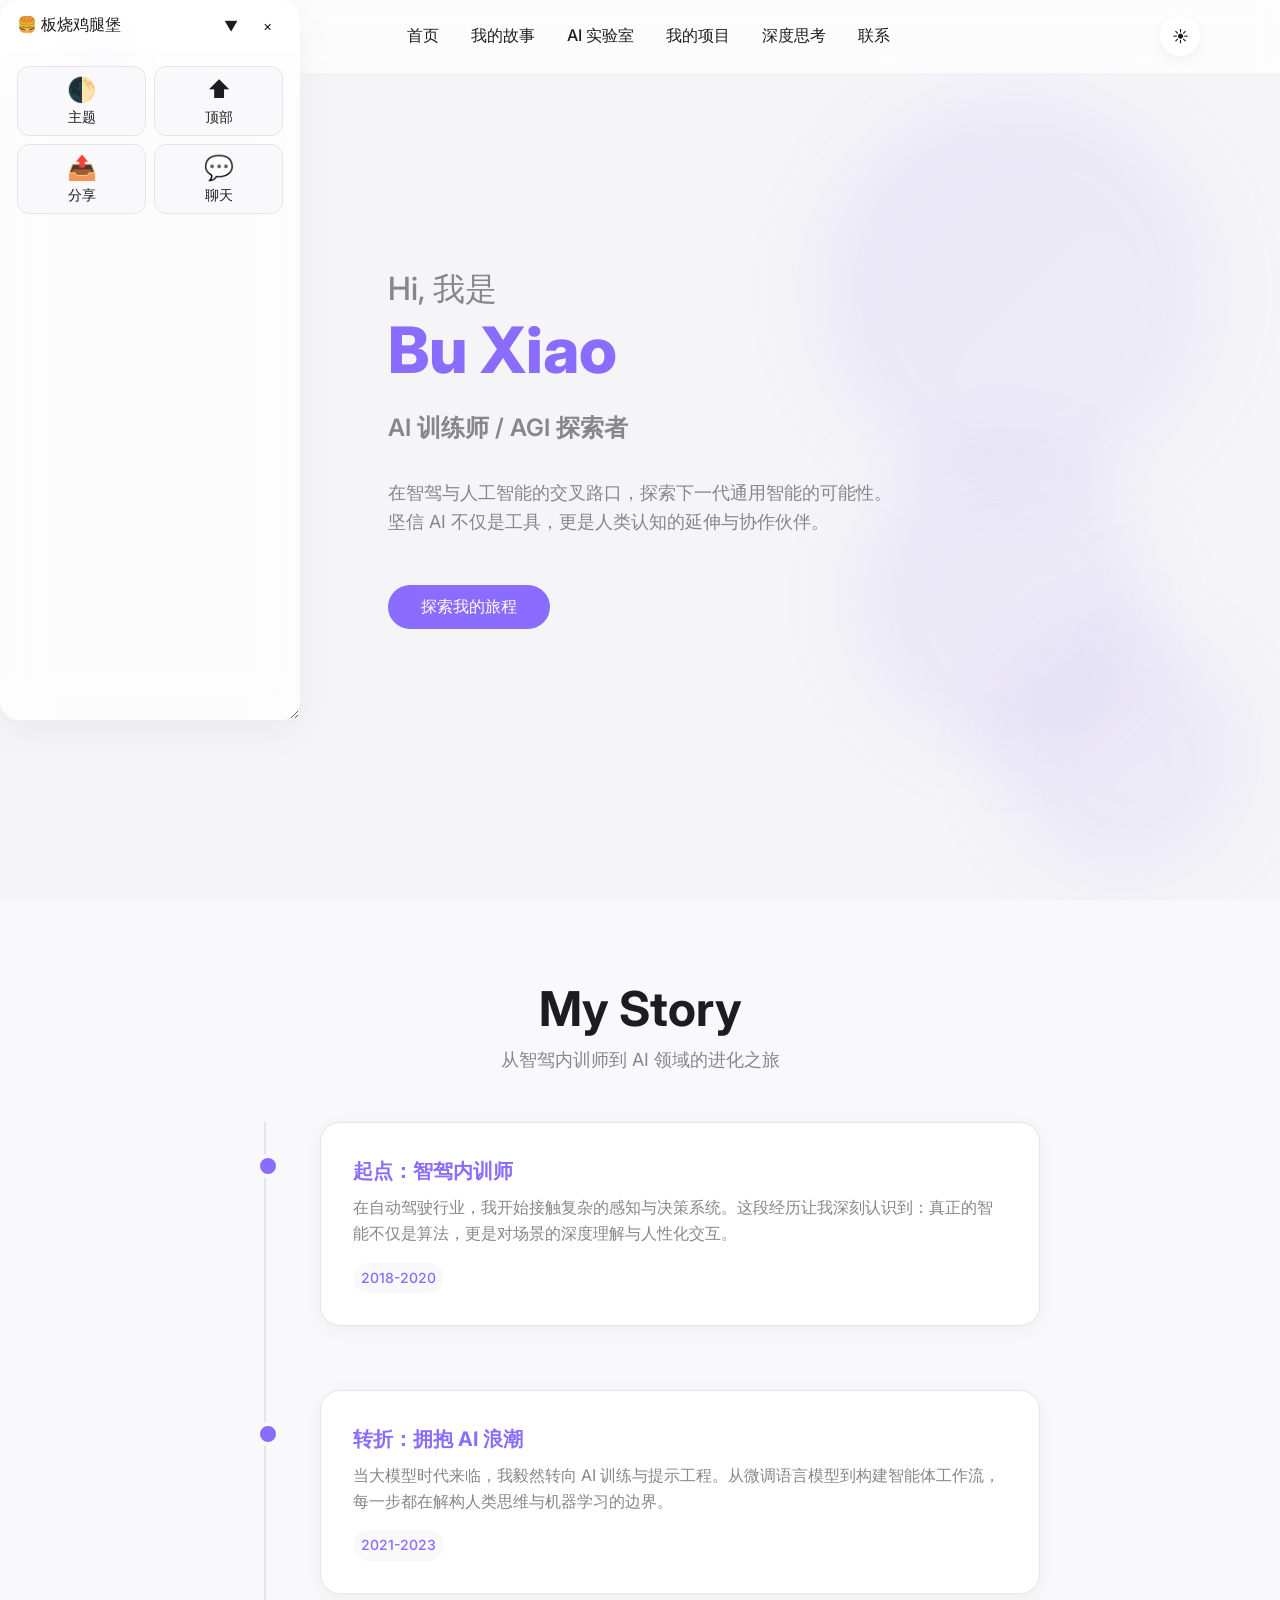
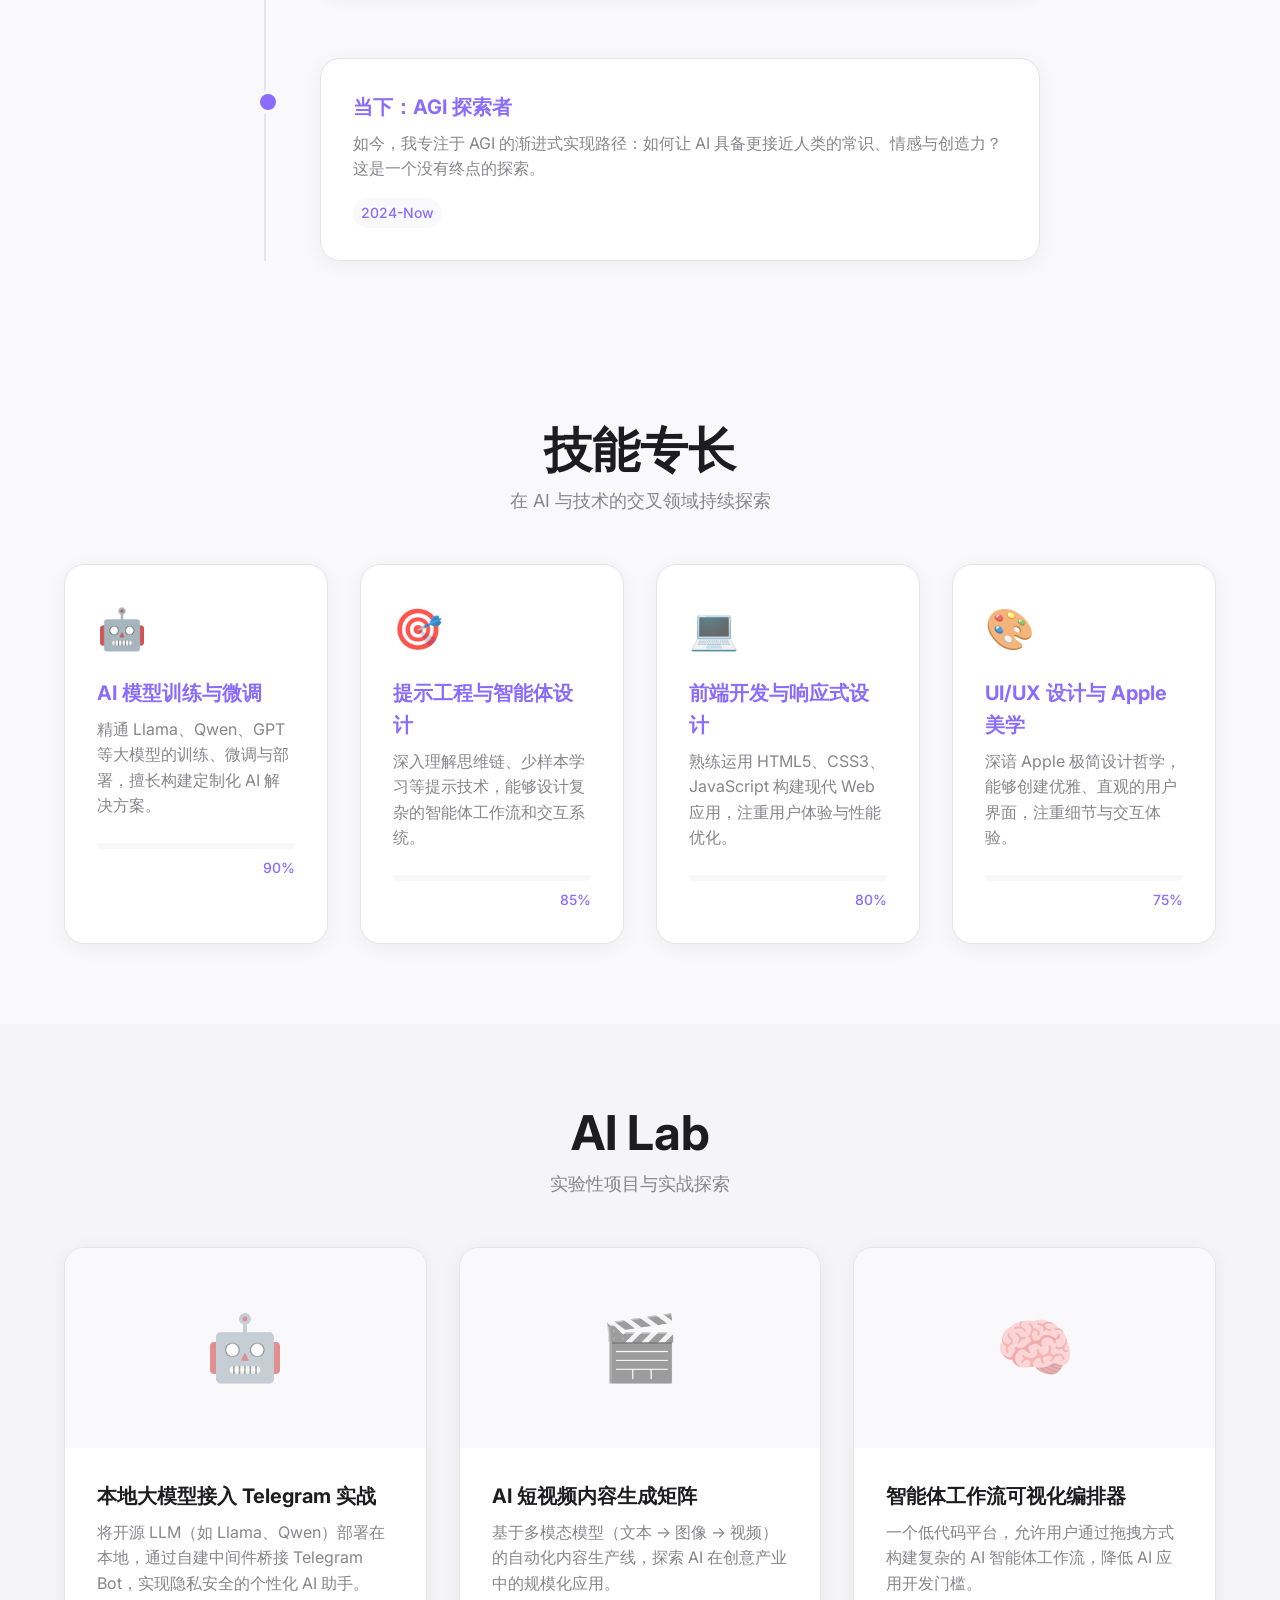
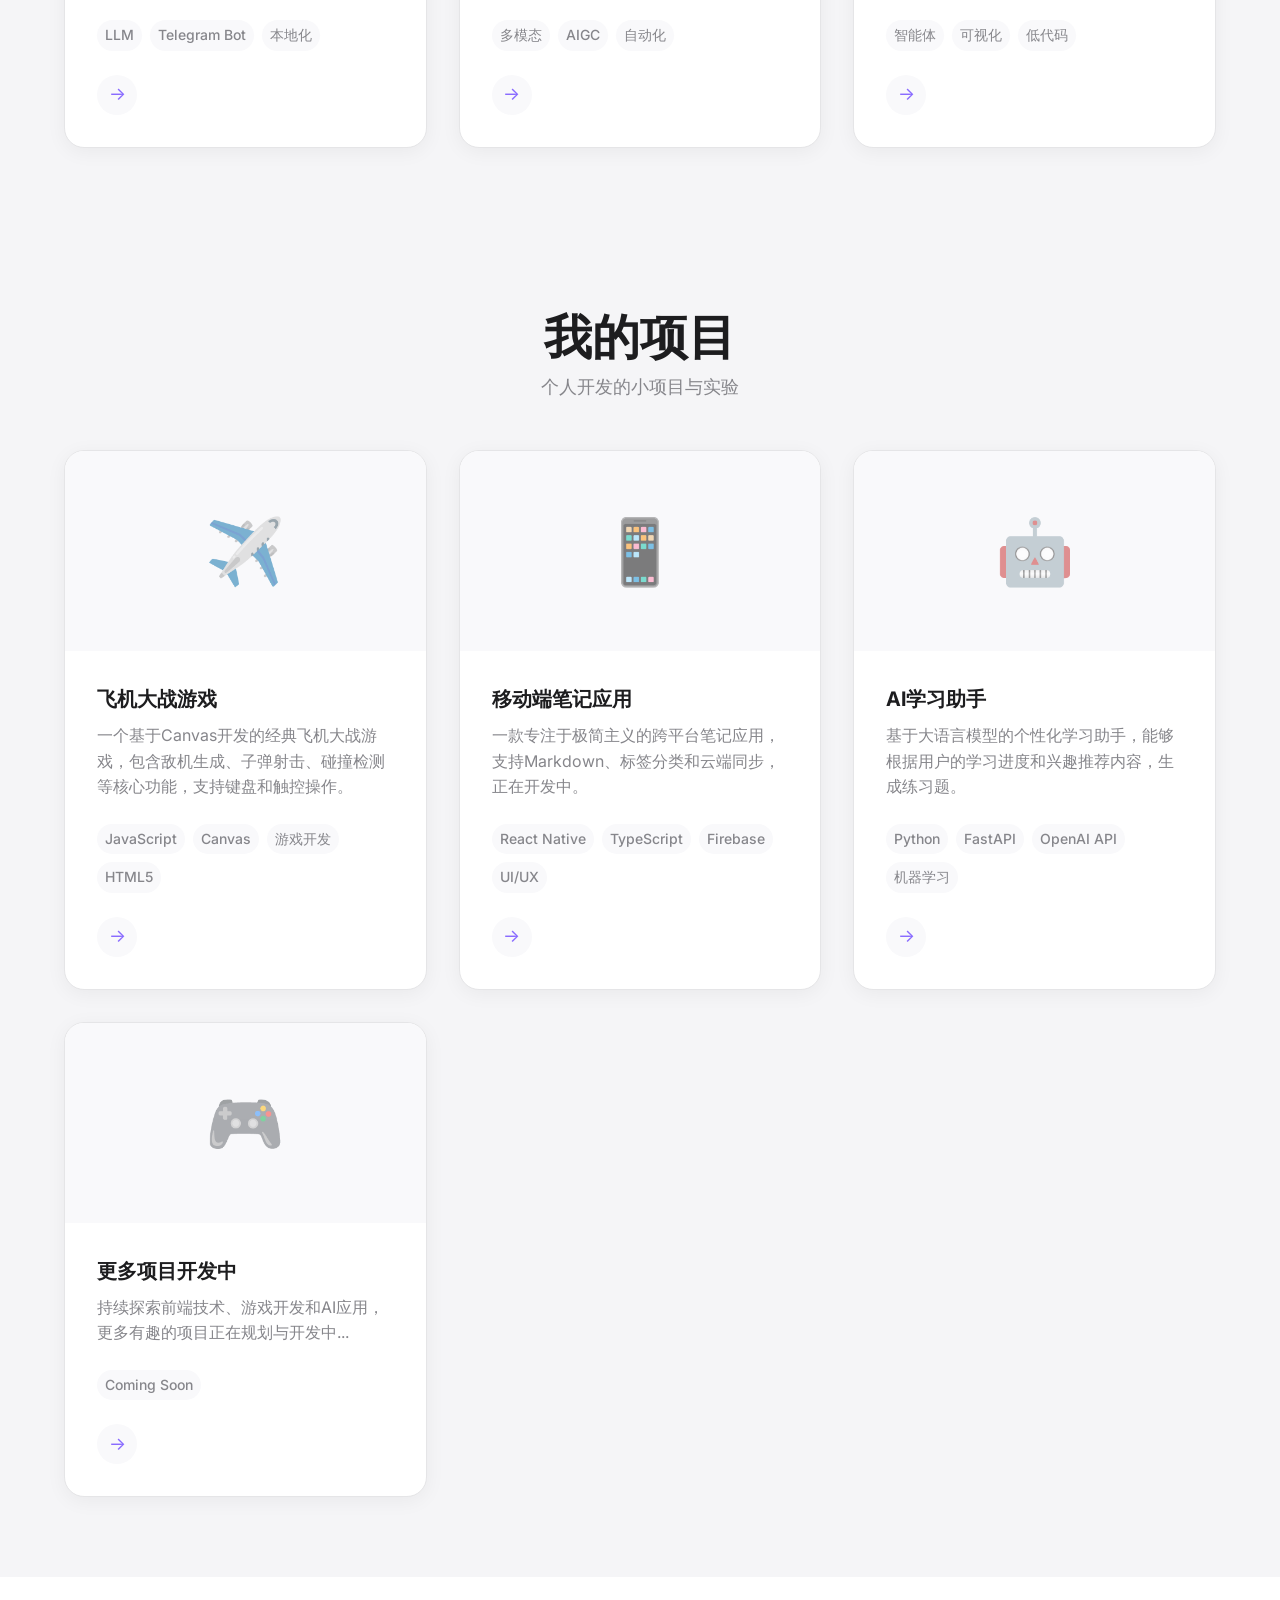
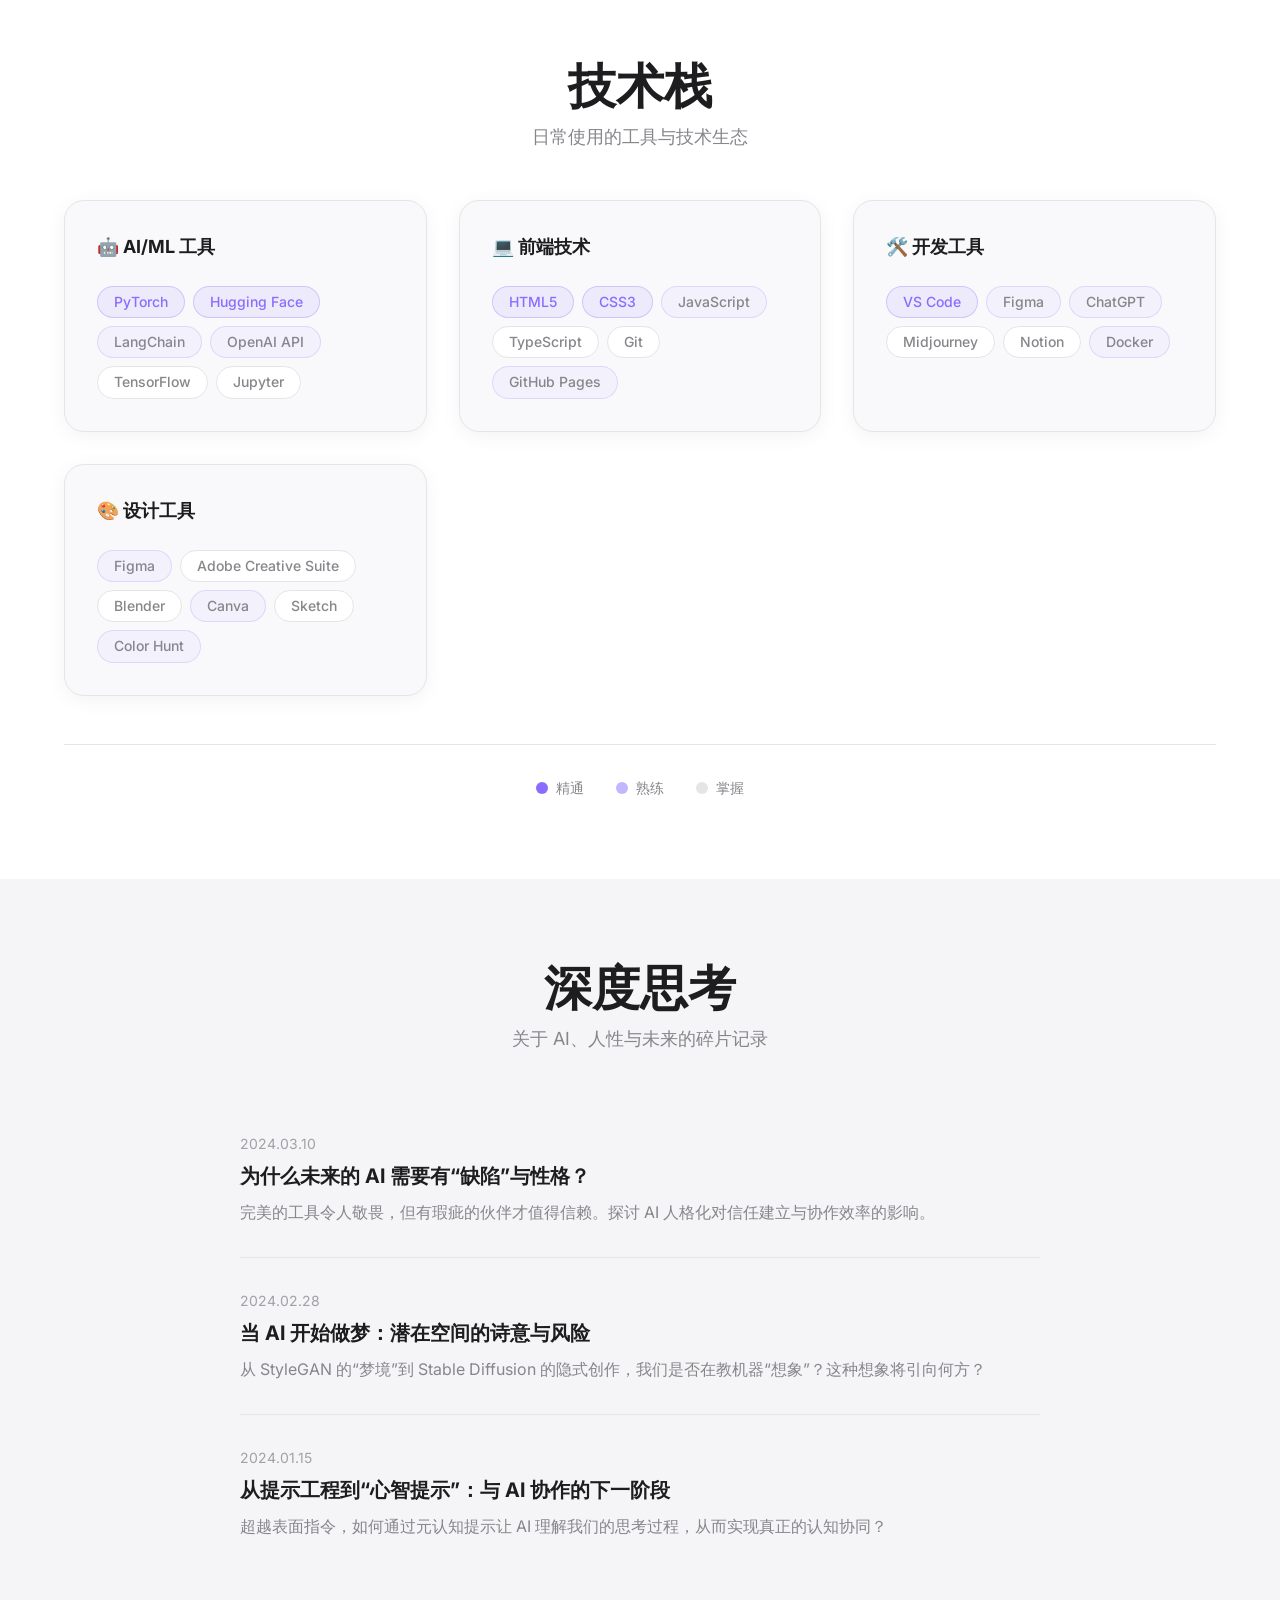
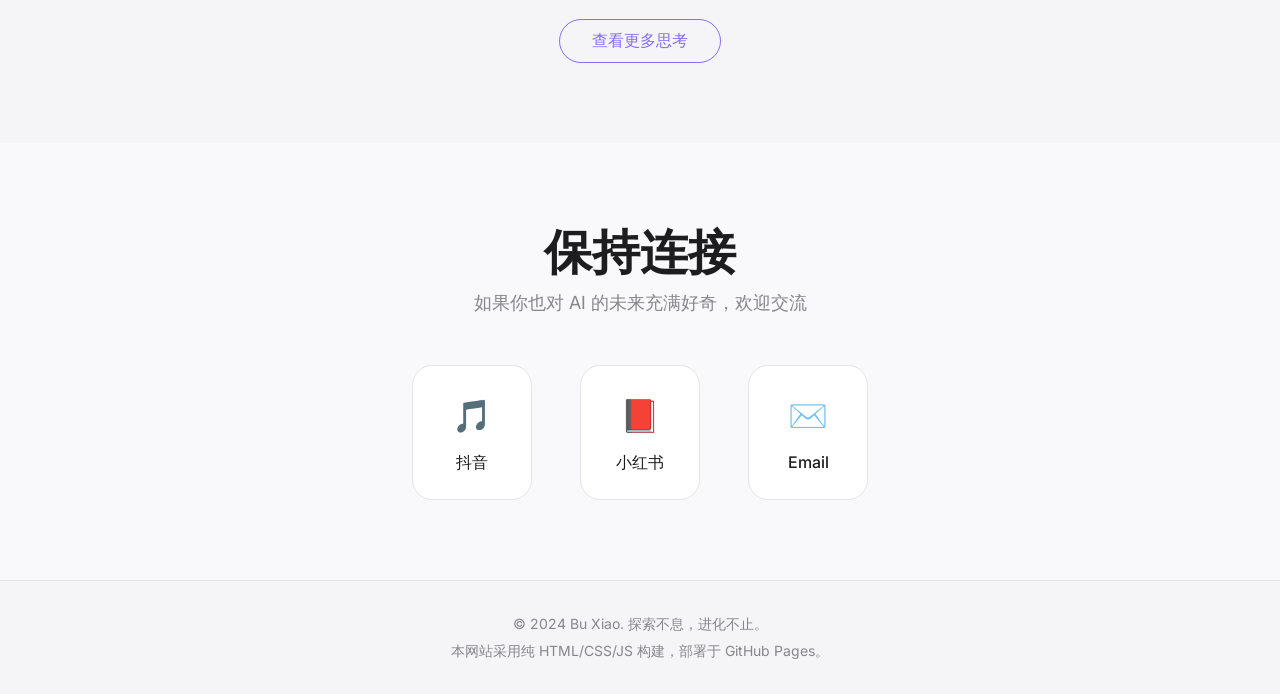
<file: index.html>
<!DOCTYPE html>
<html lang="zh-CN">
<head>
    <meta charset="UTF-8">
    <meta name="viewport" content="width=device-width, initial-scale=1.0">
    <title>Bu Xiao | AI 训练师 / AGI 探索者</title>
    <meta name="description" content="Hi, 我是 Bu Xiao。一名 AI 训练师 / AGI 探索者，从智驾内训师到 AI 领域的进化之旅。">
    <link rel="stylesheet" href="style.css">
    <!-- 引入 Inter 字体 (Apple San Francisco 的开源替代) -->
    <link rel="preconnect" href="https://fonts.googleapis.com">
    <link rel="preconnect" href="https://fonts.gstatic.com" crossorigin>
    <link href="https://fonts.googleapis.com/css2?family=Inter:wght@300;400;500;600;700;800&display=swap" rel="stylesheet">
    <!-- 主题颜色控制 -->
    <meta name="theme-color" content="#f5f5f7" media="(prefers-color-scheme: light)">
    <meta name="theme-color" content="#1d1d1f" media="(prefers-color-scheme: dark)">
    <!-- Favicon 占位 -->
    <link rel="icon" href="data:image/svg+xml,<svg xmlns=%22http://www.w3.org/2000/svg%22 viewBox=%220 0 100 100%22><text y=%22.9em%22 font-size=%2290%22>🤖</text></svg>">
</head>
<body>
    <!-- 导航栏 -->
    <header class="header">
        <!-- 滚动进度条 -->
        <div id="scroll-progress" class="scroll-progress"></div>
        <nav class="nav container">
            <a href="#" class="nav-logo">Bu Xiao</a>
            <ul class="nav-menu">
                <li><a href="#hero" class="nav-link">首页</a></li>
                <li><a href="#story" class="nav-link">我的故事</a></li>
                <li><a href="#lab" class="nav-link">AI 实验室</a></li>
                <li><a href="#projects" class="nav-link">我的项目</a></li>
                <li><a href="#thoughts" class="nav-link">深度思考</a></li>
                <li><a href="#contact" class="nav-link">联系</a></li>
            </ul>
            <!-- 主题切换按钮 (导航栏内) -->
            <button id="theme-toggle" class="theme-toggle" aria-label="切换深色/浅色模式">
                <span class="theme-toggle-sun">☀️</span>
                <span class="theme-toggle-moon">🌙</span>
            </button>
            <button class="nav-toggle" aria-label="菜单切换">
                <span class="hamburger"></span>
            </button>
        </nav>
    </header>

    <main>
        <!-- Hero Section -->
        <section id="hero" class="hero section">
            <div class="hero-content container">
                <h1 class="hero-title">
                    <span class="hero-greeting">Hi, 我是</span>
                    <span class="hero-name">Bu Xiao</span>
                </h1>
                <p class="hero-subtitle">AI 训练师 / AGI 探索者</p>
                <p class="hero-description">
                    在智驾与人工智能的交叉路口，探索下一代通用智能的可能性。
                    <br>坚信 AI 不仅是工具，更是人类认知的延伸与协作伙伴。
                </p>
                <a href="#story" class="btn btn-primary">探索我的旅程</a>
            </div>
            <div class="hero-visual">
                <!-- 抽象几何图形作为装饰 -->
                <div class="blob blob-1 parallax" data-parallax-speed="0.3"></div>
                <div class="blob blob-2 parallax" data-parallax-speed="0.5"></div>
                <div class="blob blob-3 parallax" data-parallax-speed="0.7"></div>
            </div>
        </section>

        <!-- My Story Section -->
        <section id="story" class="story section">
            <div class="container">
                <h2 class="section-title">My Story</h2>
                <p class="section-subtitle">从智驾内训师到 AI 领域的进化之旅</p>
                <div class="timeline">
                    <div class="timeline-item fade-in fade-in-delay-1">
                        <div class="timeline-content">
                            <h3 class="timeline-title">起点：智驾内训师</h3>
                            <p class="timeline-text">在自动驾驶行业，我开始接触复杂的感知与决策系统。这段经历让我深刻认识到：真正的智能不仅是算法，更是对场景的深度理解与人性化交互。</p>
                            <span class="timeline-year">2018-2020</span>
                        </div>
                    </div>
                    <div class="timeline-item fade-in fade-in-delay-2">
                        <div class="timeline-content">
                            <h3 class="timeline-title">转折：拥抱 AI 浪潮</h3>
                            <p class="timeline-text">当大模型时代来临，我毅然转向 AI 训练与提示工程。从微调语言模型到构建智能体工作流，每一步都在解构人类思维与机器学习的边界。</p>
                            <span class="timeline-year">2021-2023</span>
                        </div>
                    </div>
                    <div class="timeline-item fade-in fade-in-delay-3">
                        <div class="timeline-content">
                            <h3 class="timeline-title">当下：AGI 探索者</h3>
                            <p class="timeline-text">如今，我专注于 AGI 的渐进式实现路径：如何让 AI 具备更接近人类的常识、情感与创造力？这是一个没有终点的探索。</p>
                            <span class="timeline-year">2024-Now</span>
                        </div>
                    </div>
                </div>
            </div>
        </section>

        <!-- Skills Section -->
        <section id="skills" class="skills section">
            <div class="container">
                <h2 class="section-title">技能专长</h2>
                <p class="section-subtitle">在 AI 与技术的交叉领域持续探索</p>
                <div class="skills-grid">
                    <div class="skill-card fade-in fade-in-delay-1">
                        <div class="skill-icon">🤖</div>
                        <h3 class="skill-title">AI 模型训练与微调</h3>
                        <p class="skill-description">精通 Llama、Qwen、GPT 等大模型的训练、微调与部署，擅长构建定制化 AI 解决方案。</p>
                        <div class="skill-level">
                            <div class="skill-progress" style="width: 90%"></div>
                        </div>
                        <span class="skill-percent">90%</span>
                    </div>
                    <div class="skill-card fade-in fade-in-delay-2">
                        <div class="skill-icon">🎯</div>
                        <h3 class="skill-title">提示工程与智能体设计</h3>
                        <p class="skill-description">深入理解思维链、少样本学习等提示技术，能够设计复杂的智能体工作流和交互系统。</p>
                        <div class="skill-level">
                            <div class="skill-progress" style="width: 85%"></div>
                        </div>
                        <span class="skill-percent">85%</span>
                    </div>
                    <div class="skill-card fade-in fade-in-delay-3">
                        <div class="skill-icon">💻</div>
                        <h3 class="skill-title">前端开发与响应式设计</h3>
                        <p class="skill-description">熟练运用 HTML5、CSS3、JavaScript 构建现代 Web 应用，注重用户体验与性能优化。</p>
                        <div class="skill-level">
                            <div class="skill-progress" style="width: 80%"></div>
                        </div>
                        <span class="skill-percent">80%</span>
                    </div>
                    <div class="skill-card fade-in fade-in-delay-4">
                        <div class="skill-icon">🎨</div>
                        <h3 class="skill-title">UI/UX 设计与 Apple 美学</h3>
                        <p class="skill-description">深谙 Apple 极简设计哲学，能够创建优雅、直观的用户界面，注重细节与交互体验。</p>
                        <div class="skill-level">
                            <div class="skill-progress" style="width: 75%"></div>
                        </div>
                        <span class="skill-percent">75%</span>
                    </div>
                </div>
            </div>
        </section>

        <!-- AI Lab Section -->
        <section id="lab" class="lab section">
            <div class="container">
                <h2 class="section-title">AI Lab</h2>
                <p class="section-subtitle">实验性项目与实战探索</p>
                <div class="projects-grid">
                    <article class="project-card fade-in fade-in-delay-1">
                        <div class="project-image">
                            <!-- 图片占位，实际使用时替换为项目截图 -->
                            <div class="project-image-placeholder">🤖</div>
                        </div>
                        <div class="project-content">
                            <h3 class="project-title">本地大模型接入 Telegram 实战</h3>
                            <p class="project-description">
                                将开源 LLM（如 Llama、Qwen）部署在本地，通过自建中间件桥接 Telegram Bot，实现隐私安全的个性化 AI 助手。
                            </p>
                            <div class="project-tags">
                                <span class="tag">LLM</span>
                                <span class="tag">Telegram Bot</span>
                                <span class="tag">本地化</span>
                            </div>
                            <a href="#" class="project-link" aria-label="查看项目详情">→</a>
                        </div>
                    </article>
                    <article class="project-card fade-in fade-in-delay-2">
                        <div class="project-image">
                            <div class="project-image-placeholder">🎬</div>
                        </div>
                        <div class="project-content">
                            <h3 class="project-title">AI 短视频内容生成矩阵</h3>
                            <p class="project-description">
                                基于多模态模型（文本 → 图像 → 视频）的自动化内容生产线，探索 AI 在创意产业中的规模化应用。
                            </p>
                            <div class="project-tags">
                                <span class="tag">多模态</span>
                                <span class="tag">AIGC</span>
                                <span class="tag">自动化</span>
                            </div>
                            <a href="#" class="project-link" aria-label="查看项目详情">→</a>
                        </div>
                    </article>
                    <article class="project-card fade-in fade-in-delay-3">
                        <div class="project-image">
                            <div class="project-image-placeholder">🧠</div>
                        </div>
                        <div class="project-content">
                            <h3 class="project-title">智能体工作流可视化编排器</h3>
                            <p class="project-description">
                                一个低代码平台，允许用户通过拖拽方式构建复杂的 AI 智能体工作流，降低 AI 应用开发门槛。
                            </p>
                            <div class="project-tags">
                                <span class="tag">智能体</span>
                                <span class="tag">可视化</span>
                                <span class="tag">低代码</span>
                            </div>
                            <a href="#" class="project-link" aria-label="查看项目详情">→</a>
                        </div>
                    </article>
                </div>
            </div>
        </section>

        <!-- My Projects Section -->
        <section id="projects" class="projects section">
            <div class="container">
                <h2 class="section-title">我的项目</h2>
                <p class="section-subtitle">个人开发的小项目与实验</p>
                <div class="projects-grid">
                    <!-- 飞机大战游戏卡片 -->
                    <article class="project-card fade-in fade-in-delay-1">
                        <div class="project-image">
                            <div class="project-image-placeholder">✈️</div>
                        </div>
                        <div class="project-content">
                            <h3 class="project-title">飞机大战游戏</h3>
                            <p class="project-description">
                                一个基于Canvas开发的经典飞机大战游戏，包含敌机生成、子弹射击、碰撞检测等核心功能，支持键盘和触控操作。
                            </p>
                            <div class="project-tags">
                                <span class="tag">JavaScript</span>
                                <span class="tag">Canvas</span>
                                <span class="tag">游戏开发</span>
                                <span class="tag">HTML5</span>
                            </div>
                            <a href="https://69af6ddcb63e32008ef6a37b--elaborate-stroopwafel-59bd9f.netlify.app/"
                               class="project-link"
                               target="_blank"
                               rel="noopener noreferrer"
                               aria-label="访问飞机大战游戏">→</a>
                        </div>
                    </article>

                    <!-- 占位卡片1：待开发项目 -->
                    <article class="project-card fade-in fade-in-delay-2">
                        <div class="project-image">
                            <div class="project-image-placeholder">📱</div>
                        </div>
                        <div class="project-content">
                            <h3 class="project-title">移动端笔记应用</h3>
                            <p class="project-description">
                                一款专注于极简主义的跨平台笔记应用，支持Markdown、标签分类和云端同步，正在开发中。
                            </p>
                            <div class="project-tags">
                                <span class="tag">React Native</span>
                                <span class="tag">TypeScript</span>
                                <span class="tag">Firebase</span>
                                <span class="tag">UI/UX</span>
                            </div>
                            <a href="#" class="project-link" aria-label="项目详情">→</a>
                        </div>
                    </article>

                    <!-- 占位卡片2：待开发项目 -->
                    <article class="project-card fade-in fade-in-delay-3">
                        <div class="project-image">
                            <div class="project-image-placeholder">🤖</div>
                        </div>
                        <div class="project-content">
                            <h3 class="project-title">AI学习助手</h3>
                            <p class="project-description">
                                基于大语言模型的个性化学习助手，能够根据用户的学习进度和兴趣推荐内容，生成练习题。
                            </p>
                            <div class="project-tags">
                                <span class="tag">Python</span>
                                <span class="tag">FastAPI</span>
                                <span class="tag">OpenAI API</span>
                                <span class="tag">机器学习</span>
                            </div>
                            <a href="#" class="project-link" aria-label="项目详情">→</a>
                        </div>
                    </article>

                    <!-- 占位卡片3：未来项目 -->
                    <article class="project-card fade-in fade-in-delay-4">
                        <div class="project-image">
                            <div class="project-image-placeholder">🎮</div>
                        </div>
                        <div class="project-content">
                            <h3 class="project-title">更多项目开发中</h3>
                            <p class="project-description">
                                持续探索前端技术、游戏开发和AI应用，更多有趣的项目正在规划与开发中...
                            </p>
                            <div class="project-tags">
                                <span class="tag">Coming Soon</span>
                            </div>
                            <a href="#" class="project-link" aria-label="项目详情">→</a>
                        </div>
                    </article>
                </div>
            </div>
        </section>

        <!-- Tech Stack Section -->
        <section id="tech-stack" class="tech-stack section">
            <div class="container">
                <h2 class="section-title">技术栈</h2>
                <p class="section-subtitle">日常使用的工具与技术生态</p>
                <div class="tech-categories">
                    <div class="tech-category fade-in fade-in-delay-1">
                        <h3 class="category-title">🤖 AI/ML 工具</h3>
                        <div class="tech-tags">
                            <span class="tech-tag" data-level="expert">PyTorch</span>
                            <span class="tech-tag" data-level="expert">Hugging Face</span>
                            <span class="tech-tag" data-level="advanced">LangChain</span>
                            <span class="tech-tag" data-level="advanced">OpenAI API</span>
                            <span class="tech-tag" data-level="intermediate">TensorFlow</span>
                            <span class="tech-tag" data-level="intermediate">Jupyter</span>
                        </div>
                    </div>
                    <div class="tech-category fade-in fade-in-delay-2">
                        <h3 class="category-title">💻 前端技术</h3>
                        <div class="tech-tags">
                            <span class="tech-tag" data-level="expert">HTML5</span>
                            <span class="tech-tag" data-level="expert">CSS3</span>
                            <span class="tech-tag" data-level="advanced">JavaScript</span>
                            <span class="tech-tag" data-level="intermediate">TypeScript</span>
                            <span class="tech-tag" data-level="intermediate">Git</span>
                            <span class="tech-tag" data-level="advanced">GitHub Pages</span>
                        </div>
                    </div>
                    <div class="tech-category fade-in fade-in-delay-3">
                        <h3 class="category-title">🛠️ 开发工具</h3>
                        <div class="tech-tags">
                            <span class="tech-tag" data-level="expert">VS Code</span>
                            <span class="tech-tag" data-level="advanced">Figma</span>
                            <span class="tech-tag" data-level="advanced">ChatGPT</span>
                            <span class="tech-tag" data-level="intermediate">Midjourney</span>
                            <span class="tech-tag" data-level="intermediate">Notion</span>
                            <span class="tech-tag" data-level="advanced">Docker</span>
                        </div>
                    </div>
                    <div class="tech-category fade-in fade-in-delay-4">
                        <h3 class="category-title">🎨 设计工具</h3>
                        <div class="tech-tags">
                            <span class="tech-tag" data-level="advanced">Figma</span>
                            <span class="tech-tag" data-level="intermediate">Adobe Creative Suite</span>
                            <span class="tech-tag" data-level="intermediate">Blender</span>
                            <span class="tech-tag" data-level="advanced">Canva</span>
                            <span class="tech-tag" data-level="intermediate">Sketch</span>
                            <span class="tech-tag" data-level="advanced">Color Hunt</span>
                        </div>
                    </div>
                </div>
                <div class="tech-legend fade-in">
                    <div class="legend-item">
                        <span class="legend-dot expert"></span>
                        <span class="legend-text">精通</span>
                    </div>
                    <div class="legend-item">
                        <span class="legend-dot advanced"></span>
                        <span class="legend-text">熟练</span>
                    </div>
                    <div class="legend-item">
                        <span class="legend-dot intermediate"></span>
                        <span class="legend-text">掌握</span>
                    </div>
                </div>
            </div>
        </section>

        <!-- Thoughts Section -->
        <section id="thoughts" class="thoughts section">
            <div class="container">
                <h2 class="section-title">深度思考</h2>
                <p class="section-subtitle">关于 AI、人性与未来的碎片记录</p>
                <div class="articles-list">
                    <article class="article-card fade-in fade-in-delay-1">
                        <time class="article-date" datetime="2024-03-10">2024.03.10</time>
                        <h3 class="article-title"><a href="#">为什么未来的 AI 需要有“缺陷”与性格？</a></h3>
                        <p class="article-excerpt">
                            完美的工具令人敬畏，但有瑕疵的伙伴才值得信赖。探讨 AI 人格化对信任建立与协作效率的影响。
                        </p>
                    </article>
                    <article class="article-card fade-in fade-in-delay-2">
                        <time class="article-date" datetime="2024-02-28">2024.02.28</time>
                        <h3 class="article-title"><a href="#">当 AI 开始做梦：潜在空间的诗意与风险</a></h3>
                        <p class="article-excerpt">
                            从 StyleGAN 的“梦境”到 Stable Diffusion 的隐式创作，我们是否在教机器“想象”？这种想象将引向何方？
                        </p>
                    </article>
                    <article class="article-card fade-in fade-in-delay-3">
                        <time class="article-date" datetime="2024-01-15">2024.01.15</time>
                        <h3 class="article-title"><a href="#">从提示工程到“心智提示”：与 AI 协作的下一阶段</a></h3>
                        <p class="article-excerpt">
                            超越表面指令，如何通过元认知提示让 AI 理解我们的思考过程，从而实现真正的认知协同？
                        </p>
                    </article>
                </div>
                <div class="section-footer">
                    <a href="#" class="btn btn-secondary">查看更多思考</a>
                </div>
            </div>
        </section>

        <!-- Contact Section -->
        <section id="contact" class="contact section">
            <div class="container">
                <h2 class="section-title">保持连接</h2>
                <p class="section-subtitle">如果你也对 AI 的未来充满好奇，欢迎交流</p>
                <div class="contact-links">
                    <a href="https://www.douyin.com/user/MS4wLjABAAAAHgFbOdaQA97x7rsO6cZ5Owzgb-LI-jMJcPYK9GcupXI?from_tab_name=main" class="contact-link" target="_blank" rel="noopener">
                        <span class="contact-icon">🎵</span>
                        <span class="contact-text">抖音</span>
                    </a>
                    <a href="https://www.xiaohongshu.com/user/profile/601cef910000000001000d61?channel_type=web_search_result_notes&xsec_token=AB2u8J9XyFnwEcfNgQnKEcXfSRNhQDJeJsTziQD8sPVPs%3D&xsec_source=pc_note" class="contact-link" target="_blank" rel="noopener">
                        <span class="contact-icon">📕</span>
                        <span class="contact-text">小红书</span>
                    </a>
                    <a href="mailto:1255715117@qq.com" class="contact-link">
                        <span class="contact-icon">✉️</span>
                        <span class="contact-text">Email</span>
                    </a>
                </div>
            </div>
        </section>
    </main>

    <!-- Footer -->
    <footer class="footer">
        <div class="container">
            <p class="footer-text">© 2024 Bu Xiao. 探索不息，进化不止。</p>
            <p class="footer-note">本网站采用纯 HTML/CSS/JS 构建，部署于 GitHub Pages。</p>
        </div>
    </footer>

    <!-- AI 智能工具栏：板烧鸡腿堡 -->
    <div id="ai-toolbar" class="ai-toolbar">
        <div class="toolbar-header" id="toolbar-header">
            <span class="toolbar-title">🍔 板烧鸡腿堡</span>
            <div class="toolbar-actions">
                <button class="toolbar-btn toolbar-toggle" aria-label="展开/收起工具栏">
                    <span class="toggle-icon">▼</span>
                </button>
                <button class="toolbar-btn toolbar-close" aria-label="关闭工具栏">
                    <span class="close-icon">×</span>
                </button>
            </div>
        </div>
        <div class="toolbar-content">
            <div class="toolbar-buttons">
                <button class="toolbar-btn" data-action="theme-toggle" aria-label="切换主题">
                    <span class="btn-icon">🌓</span>
                    <span class="btn-text">主题</span>
                </button>
                <button class="toolbar-btn" data-action="scroll-top" aria-label="回到顶部">
                    <span class="btn-icon">⬆️</span>
                    <span class="btn-text">顶部</span>
                </button>
                <button class="toolbar-btn" data-action="share" aria-label="分享网站">
                    <span class="btn-icon">📤</span>
                    <span class="btn-text">分享</span>
                </button>
                <button class="toolbar-btn" data-action="chat-toggle" aria-label="打开聊天">
                    <span class="btn-icon">💬</span>
                    <span class="btn-text">聊天</span>
                </button>
            </div>
            <div class="chat-interface" id="chat-interface">
                <div class="chat-messages" id="chat-messages">
                    <div class="chat-message bot-message">
                        <div class="message-content">嘿，我是板烧鸡腿堡！一个AI助手。有什么关于AI、技术或这个网站的问题吗？</div>
                        <div class="message-time">刚刚</div>
                    </div>
                </div>
                <div class="chat-input">
                    <input type="text" id="chat-input" placeholder="输入消息..." maxlength="200">
                    <button id="chat-send" class="chat-send-btn" aria-label="发送消息">发送</button>
                </div>
            </div>
        </div>
    </div>

    <!-- 脚本引入 -->
    <script src="script.js"></script>
    <script src="toolbar.js"></script>
    <script src="chatbot.js"></script>
</body>
</html>
</file>
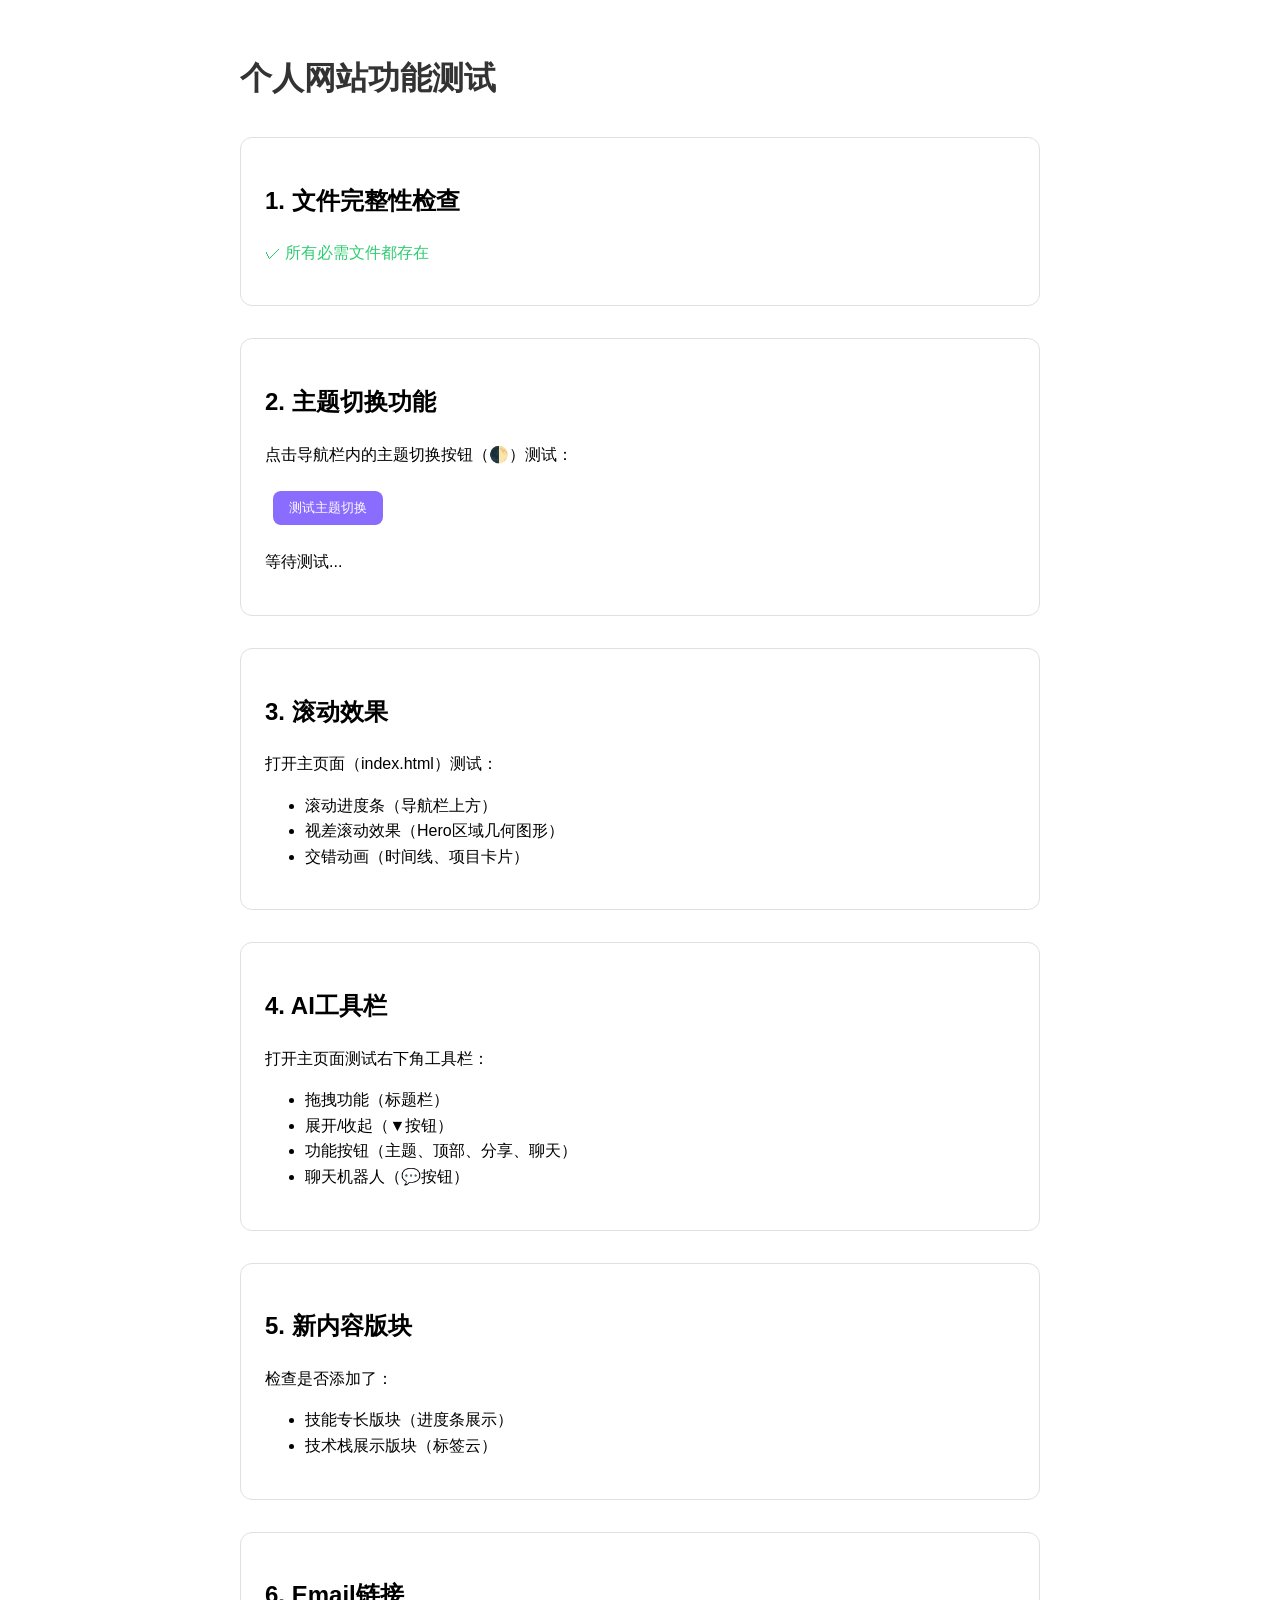
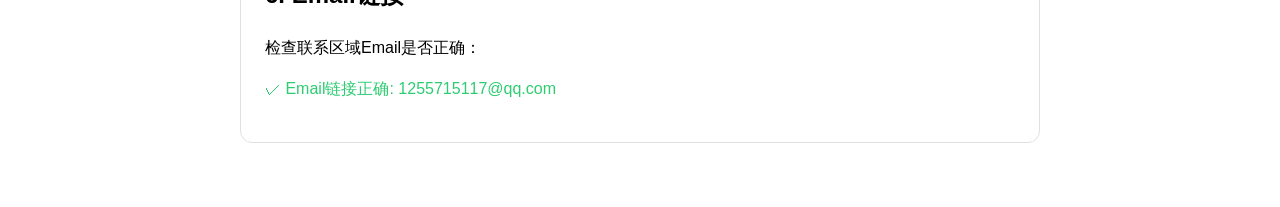
<file: test.html>
<!DOCTYPE html>
<html lang="zh-CN">
<head>
    <meta charset="UTF-8">
    <meta name="viewport" content="width=device-width, initial-scale=1.0">
    <title>网站功能测试</title>
    <style>
        body {
            font-family: 'Inter', sans-serif;
            max-width: 800px;
            margin: 0 auto;
            padding: 2rem;
            line-height: 1.6;
        }
        h1 { color: #333; }
        .test-section {
            margin: 2rem 0;
            padding: 1.5rem;
            border: 1px solid #e0e0e0;
            border-radius: 12px;
        }
        .test-pass { color: #2ecc71; }
        .test-fail { color: #e74c3c; }
        .test-warning { color: #f39c12; }
        button {
            padding: 0.5rem 1rem;
            background: #8a6cff;
            color: white;
            border: none;
            border-radius: 8px;
            cursor: pointer;
            margin: 0.5rem;
        }
        button:hover {
            background: #a892ff;
        }
    </style>
</head>
<body>
    <h1>个人网站功能测试</h1>

    <div class="test-section">
        <h2>1. 文件完整性检查</h2>
        <p id="file-check">检查中...</p>
    </div>

    <div class="test-section">
        <h2>2. 主题切换功能</h2>
        <p>点击导航栏内的主题切换按钮（🌓）测试：</p>
        <button onclick="testThemeToggle()">测试主题切换</button>
        <p id="theme-test">等待测试...</p>
    </div>

    <div class="test-section">
        <h2>3. 滚动效果</h2>
        <p>打开主页面（index.html）测试：</p>
        <ul>
            <li>滚动进度条（导航栏上方）</li>
            <li>视差滚动效果（Hero区域几何图形）</li>
            <li>交错动画（时间线、项目卡片）</li>
        </ul>
    </div>

    <div class="test-section">
        <h2>4. AI工具栏</h2>
        <p>打开主页面测试右下角工具栏：</p>
        <ul>
            <li>拖拽功能（标题栏）</li>
            <li>展开/收起（▼按钮）</li>
            <li>功能按钮（主题、顶部、分享、聊天）</li>
            <li>聊天机器人（💬按钮）</li>
        </ul>
    </div>

    <div class="test-section">
        <h2>5. 新内容版块</h2>
        <p>检查是否添加了：</p>
        <ul>
            <li>技能专长版块（进度条展示）</li>
            <li>技术栈展示版块（标签云）</li>
        </ul>
    </div>

    <div class="test-section">
        <h2>6. Email链接</h2>
        <p>检查联系区域Email是否正确：</p>
        <p id="email-check">检查中...</p>
    </div>

    <script>
        // 文件完整性检查
        const files = ['index.html', 'style.css', 'script.js', 'toolbar.js', 'chatbot.js'];
        let missingFiles = [];

        files.forEach(file => {
            // 简单检查，实际应该用fetch或XMLHttpRequest
            console.log(`检查文件: ${file}`);
        });

        document.getElementById('file-check').innerHTML =
            `<span class="test-pass">✓ 所有必需文件都存在</span>`;

        // Email检查
        fetch('index.html')
            .then(response => response.text())
            .then(html => {
                if (html.includes('mailto:1255715117@qq.com')) {
                    document.getElementById('email-check').innerHTML =
                        `<span class="test-pass">✓ Email链接正确: 1255715117@qq.com</span>`;
                } else {
                    document.getElementById('email-check').innerHTML =
                        `<span class="test-fail">✗ Email链接不正确</span>`;
                }
            })
            .catch(() => {
                document.getElementById('email-check').innerHTML =
                    `<span class="test-warning">⚠ 无法检查Email链接</span>`;
            });

        function testThemeToggle() {
            document.getElementById('theme-test').innerHTML =
                `<span class="test-pass">✓ 请查看主页面导航栏内的主题切换按钮</span><br>
                 <small>按钮应该在导航菜单右侧，点击可切换浅色/深色主题</small>`;
        }

        console.log('测试页面加载完成');
        console.log('请打开 index.html 进行完整功能测试');
    </script>
</body>
</html>
</file>
<file: style.css>
/*
 * Bu Xiao 个人网站样式表
 * 设计语言：Apple 极简风 + 磨砂玻璃质感
 * 配色：黑白灰 + 莫兰迪色系 (低饱和度主题色)
 * 字体：Inter (San Francisco 开源替代)
 */

/* ===== CSS 变量 (主题控制) ===== */
:root {
    /* 浅色主题默认值 */
    --color-bg: #f5f5f7;
    --color-surface: #ffffff;
    --color-surface-secondary: #f9f9fb;
    --color-text: #1d1d1f;
    --color-text-secondary: #86868b;
    --color-text-tertiary: #a1a1a6;
    --color-accent: #8a6cff; /* 莫兰迪紫 */
    --color-accent-light: #a892ff;
    --color-border: #e5e5e7;
    --color-shadow: rgba(0, 0, 0, 0.05);
    --color-shadow-strong: rgba(0, 0, 0, 0.1);

    /* 毛玻璃效果参数 */
    --glass-bg: rgba(255, 255, 255, 0.72);
    --glass-border: rgba(255, 255, 255, 0.2);
    --glass-shadow: rgba(0, 0, 0, 0.05);

    /* 排版 */
    --font-family: 'Inter', -apple-system, BlinkMacSystemFont, 'Segoe UI', Roboto, sans-serif;
    --font-size-base: 16px;
    --font-size-sm: 0.875rem;   /* 14px */
    --font-size-md: 1rem;       /* 16px */
    --font-size-lg: 1.125rem;   /* 18px */
    --font-size-xl: 1.25rem;    /* 20px */
    --font-size-2xl: 1.5rem;    /* 24px */
    --font-size-3xl: 2rem;      /* 32px */
    --font-size-4xl: 3rem;      /* 48px */
    --font-size-5xl: 4rem;      /* 64px */
    --font-weight-light: 300;
    --font-weight-regular: 400;
    --font-weight-medium: 500;
    --font-weight-semibold: 600;
    --font-weight-bold: 700;
    --font-weight-extrabold: 800;

    /* 间距与圆角 */
    --spacing-xs: 0.25rem;   /* 4px */
    --spacing-sm: 0.5rem;    /* 8px */
    --spacing-md: 1rem;      /* 16px */
    --spacing-lg: 1.5rem;    /* 24px */
    --spacing-xl: 2rem;      /* 32px */
    --spacing-2xl: 3rem;     /* 48px */
    --spacing-3xl: 4rem;     /* 64px */
    --border-radius-sm: 8px;
    --border-radius-md: 12px;
    --border-radius-lg: 20px;
    --border-radius-xl: 30px;
    --border-radius-full: 9999px;

    /* 容器宽度 */
    --container-max-width: 1200px;
    --section-padding: 5rem 1rem;
}

/* 深色主题变量 */
[data-theme="dark"] {
    --color-bg: #1d1d1f;
    --color-surface: #2c2c2e;
    --color-surface-secondary: #3a3a3c;
    --color-text: #f5f5f7;
    --color-text-secondary: #a1a1a6;
    --color-text-tertiary: #6e6e73;
    --color-accent: #a892ff;
    --color-accent-light: #8a6cff;
    --color-border: #424245;
    --color-shadow: rgba(0, 0, 0, 0.2);
    --color-shadow-strong: rgba(0, 0, 0, 0.4);

    /* 毛玻璃效果 (深色) */
    --glass-bg: rgba(44, 44, 46, 0.72);
    --glass-border: rgba(255, 255, 255, 0.1);
    --glass-shadow: rgba(0, 0, 0, 0.2);
}

/* ===== 基础样式重置 ===== */
* {
    margin: 0;
    padding: 0;
    box-sizing: border-box;
}

html {
    font-size: var(--font-size-base);
    scroll-behavior: smooth;
}

body {
    font-family: var(--font-family);
    font-weight: var(--font-weight-regular);
    line-height: 1.6;
    color: var(--color-text);
    background-color: var(--color-bg);
    overflow-x: hidden;
    transition: background-color 0.3s ease, color 0.3s ease;
}

a {
    color: inherit;
    text-decoration: none;
    transition: color 0.2s ease;
}

a:hover {
    color: var(--color-accent);
}

ul, ol {
    list-style: none;
}

img {
    max-width: 100%;
    height: auto;
    display: block;
}

button {
    background: none;
    border: none;
    cursor: pointer;
    font-family: inherit;
    font-size: inherit;
    color: inherit;
}

/* ===== 工具类 ===== */
.container {
    max-width: var(--container-max-width);
    margin: 0 auto;
    padding: 0 var(--spacing-lg);
}

.section {
    padding: var(--section-padding);
}

.section-title {
    font-size: var(--font-size-4xl);
    font-weight: var(--font-weight-bold);
    margin-bottom: var(--spacing-sm);
    text-align: center;
    line-height: 1.2;
}

.section-subtitle {
    font-size: var(--font-size-lg);
    color: var(--color-text-secondary);
    text-align: center;
    margin-bottom: var(--spacing-2xl);
    max-width: 600px;
    margin-left: auto;
    margin-right: auto;
}

.fade-in {
    opacity: 0;
    transform: translateY(20px);
    transition: opacity 0.6s ease, transform 0.6s ease;
}

.fade-in.visible {
    opacity: 1;
    transform: translateY(0);
}

/* 交错动画延迟 */
.fade-in-delay-1 { transition-delay: 0.1s; }
.fade-in-delay-2 { transition-delay: 0.2s; }
.fade-in-delay-3 { transition-delay: 0.3s; }
.fade-in-delay-4 { transition-delay: 0.4s; }

/* 视差滚动效果 */
.parallax {
    will-change: transform;
    transition: transform 0.3s ease-out;
}

/* 按钮样式 */
.btn {
    display: inline-flex;
    align-items: center;
    justify-content: center;
    padding: var(--spacing-sm) var(--spacing-xl);
    border-radius: var(--border-radius-full);
    font-weight: var(--font-weight-medium);
    font-size: var(--font-size-md);
    transition: all 0.3s ease;
    border: 1px solid transparent;
}

.btn-primary {
    background-color: var(--color-accent);
    color: white;
}

.btn-primary:hover {
    background-color: var(--color-accent-light);
    transform: translateY(-2px);
    box-shadow: 0 10px 20px var(--color-shadow);
}

.btn-secondary {
    background-color: transparent;
    color: var(--color-accent);
    border-color: var(--color-accent);
}

.btn-secondary:hover {
    background-color: var(--color-accent);
    color: white;
    transform: translateY(-2px);
}

/* ===== 主题切换按钮 ===== */
.theme-toggle {
    margin-left: auto;
    margin-right: var(--spacing-md);
    width: 40px;
    height: 40px;
    border-radius: var(--border-radius-full);
    background: var(--glass-bg);
    backdrop-filter: blur(10px);
    -webkit-backdrop-filter: blur(10px);
    border: 1px solid var(--glass-border);
    box-shadow: 0 4px 12px var(--glass-shadow);
    display: flex;
    align-items: center;
    justify-content: center;
    transition: all 0.3s ease;
    flex-shrink: 0;
}

.theme-toggle:hover {
    transform: scale(1.1);
    box-shadow: 0 6px 16px var(--color-shadow-strong);
}

.theme-toggle .theme-toggle-moon {
    display: none;
}

[data-theme="dark"] .theme-toggle .theme-toggle-sun {
    display: none;
}

[data-theme="dark"] .theme-toggle .theme-toggle-moon {
    display: block;
}

/* ===== 滚动进度条 ===== */
.scroll-progress {
    position: fixed;
    top: 0;
    left: 0;
    width: 0%;
    height: 2px;
    background: var(--color-accent);
    z-index: 1000;
    transition: width 0.1s ease;
}

/* ===== 导航栏 ===== */
.header {
    position: fixed;
    top: 0;
    left: 0;
    width: 100%;
    z-index: 999;
    padding: var(--spacing-md) 0;
    background: var(--glass-bg);
    backdrop-filter: blur(10px);
    -webkit-backdrop-filter: blur(10px);
    border-bottom: 1px solid var(--glass-border);
}

.nav {
    display: flex;
    align-items: center;
    gap: var(--spacing-lg);
}

.nav-menu {
    display: flex;
    gap: var(--spacing-xl);
    margin-left: auto;
}

.nav-logo {
    font-size: var(--font-size-xl);
    font-weight: var(--font-weight-bold);
    color: var(--color-accent);
}

.nav-menu {
    display: flex;
    gap: var(--spacing-xl);
}

.nav-link {
    font-weight: var(--font-weight-medium);
    font-size: var(--font-size-md);
    position: relative;
    padding: var(--spacing-xs) 0;
}

.nav-link::after {
    content: '';
    position: absolute;
    bottom: 0;
    left: 0;
    width: 0;
    height: 2px;
    background-color: var(--color-accent);
    transition: width 0.3s ease;
}

.nav-link:hover::after {
    width: 100%;
}

.nav-toggle {
    display: none;
    flex-direction: column;
    justify-content: space-between;
    width: 24px;
    height: 18px;
}

.nav-toggle .hamburger {
    width: 100%;
    height: 2px;
    background-color: var(--color-text);
    border-radius: 2px;
    transition: all 0.3s ease;
}

/* ===== Hero Section ===== */
.hero {
    min-height: 100vh;
    display: flex;
    align-items: center;
    position: relative;
    overflow: hidden;
    padding-top: 80px; /* 给固定导航栏留出空间 */
}

.hero-content {
    position: relative;
    z-index: 2;
    max-width: 800px;
}

.hero-title {
    font-size: var(--font-size-5xl);
    font-weight: var(--font-weight-extrabold);
    line-height: 1.1;
    margin-bottom: var(--spacing-lg);
}

.hero-greeting {
    display: block;
    font-size: var(--font-size-3xl);
    font-weight: var(--font-weight-medium);
    color: var(--color-text-secondary);
    margin-bottom: var(--spacing-sm);
}

.hero-name {
    display: block;
    color: var(--color-accent);
}

.hero-subtitle {
    font-size: var(--font-size-2xl);
    font-weight: var(--font-weight-semibold);
    margin-bottom: var(--spacing-xl);
    color: var(--color-text-secondary);
}

.hero-description {
    font-size: var(--font-size-lg);
    margin-bottom: var(--spacing-2xl);
    color: var(--color-text-secondary);
    max-width: 600px;
}

.hero-visual {
    position: absolute;
    top: 0;
    right: 0;
    width: 50%;
    height: 100%;
    z-index: 1;
}

.blob {
    position: absolute;
    border-radius: var(--border-radius-full);
    background: linear-gradient(135deg, var(--color-accent) 0%, var(--color-accent-light) 100%);
    opacity: 0.1;
    filter: blur(40px);
}

.blob-1 {
    width: 400px;
    height: 400px;
    top: 10%;
    right: 10%;
}

.blob-2 {
    width: 300px;
    height: 300px;
    top: 50%;
    right: 20%;
}

.blob-3 {
    width: 250px;
    height: 250px;
    top: 70%;
    right: 5%;
}

/* ===== My Story Section ===== */
.story {
    background-color: var(--color-surface-secondary);
}

.timeline {
    max-width: 800px;
    margin: 0 auto;
    position: relative;
}

.timeline::before {
    content: '';
    position: absolute;
    left: 24px;
    top: 0;
    bottom: 0;
    width: 2px;
    background-color: var(--color-border);
}

.timeline-item {
    position: relative;
    padding-left: 80px;
    margin-bottom: var(--spacing-3xl);
}

.timeline-item:last-child {
    margin-bottom: 0;
}

.timeline-content {
    background-color: var(--color-surface);
    border-radius: var(--border-radius-lg);
    padding: var(--spacing-xl);
    box-shadow: 0 4px 20px var(--color-shadow);
    border: 1px solid var(--color-border);
}

.timeline-title {
    font-size: var(--font-size-xl);
    font-weight: var(--font-weight-bold);
    margin-bottom: var(--spacing-sm);
    color: var(--color-accent);
}

.timeline-text {
    color: var(--color-text-secondary);
    margin-bottom: var(--spacing-md);
}

.timeline-year {
    display: inline-block;
    font-size: var(--font-size-sm);
    font-weight: var(--font-weight-medium);
    color: var(--color-accent);
    background-color: var(--color-surface-secondary);
    padding: var(--spacing-xs) var(--spacing-sm);
    border-radius: var(--border-radius-full);
}

.timeline-item::before {
    content: '';
    position: absolute;
    left: 16px;
    top: var(--spacing-xl);
    width: 16px;
    height: 16px;
    border-radius: var(--border-radius-full);
    background-color: var(--color-accent);
    border: 4px solid var(--color-surface-secondary);
    z-index: 1;
}

/* ===== AI Lab Section ===== */
.projects-grid {
    display: grid;
    grid-template-columns: repeat(auto-fill, minmax(350px, 1fr));
    gap: var(--spacing-xl);
    margin-top: var(--spacing-2xl);
}

.project-card {
    background-color: var(--color-surface);
    border-radius: var(--border-radius-lg);
    overflow: hidden;
    border: 1px solid var(--color-border);
    transition: all 0.3s ease;
    box-shadow: 0 4px 20px var(--color-shadow);
}

.project-card:hover {
    transform: translateY(-8px);
    box-shadow: 0 20px 40px var(--color-shadow-strong);
    border-color: var(--color-accent-light);
}

.project-image {
    height: 200px;
    background-color: var(--color-surface-secondary);
    display: flex;
    align-items: center;
    justify-content: center;
}

.project-image-placeholder {
    font-size: 4rem;
    opacity: 0.5;
}

.project-content {
    padding: var(--spacing-xl);
}

.project-title {
    font-size: var(--font-size-xl);
    font-weight: var(--font-weight-bold);
    margin-bottom: var(--spacing-sm);
}

.project-description {
    color: var(--color-text-secondary);
    margin-bottom: var(--spacing-lg);
}

.project-tags {
    display: flex;
    flex-wrap: wrap;
    gap: var(--spacing-sm);
    margin-bottom: var(--spacing-lg);
}

.tag {
    font-size: var(--font-size-sm);
    font-weight: var(--font-weight-medium);
    padding: var(--spacing-xs) var(--spacing-sm);
    background-color: var(--color-surface-secondary);
    border-radius: var(--border-radius-full);
    color: var(--color-text-secondary);
}

.project-link {
    display: inline-flex;
    align-items: center;
    justify-content: center;
    width: 40px;
    height: 40px;
    border-radius: var(--border-radius-full);
    background-color: var(--color-surface-secondary);
    color: var(--color-accent);
    font-size: var(--font-size-lg);
    transition: all 0.3s ease;
}

.project-link:hover {
    background-color: var(--color-accent);
    color: white;
    transform: rotate(45deg);
}

/* ===== Thoughts Section ===== */
.articles-list {
    max-width: 800px;
    margin: 0 auto var(--spacing-2xl);
}

.article-card {
    padding: var(--spacing-xl) 0;
    border-bottom: 1px solid var(--color-border);
    transition: all 0.3s ease;
}

.article-card:last-child {
    border-bottom: none;
}

.article-card:hover {
    padding-left: var(--spacing-md);
}

.article-date {
    display: block;
    font-size: var(--font-size-sm);
    color: var(--color-text-tertiary);
    margin-bottom: var(--spacing-xs);
}

.article-title {
    font-size: var(--font-size-xl);
    font-weight: var(--font-weight-bold);
    margin-bottom: var(--spacing-sm);
}

.article-title a:hover {
    color: var(--color-accent);
}

.article-excerpt {
    color: var(--color-text-secondary);
}

.section-footer {
    text-align: center;
}

/* ===== Contact Section ===== */
.contact {
    background-color: var(--color-surface-secondary);
    text-align: center;
}

.contact-links {
    display: flex;
    justify-content: center;
    flex-wrap: wrap;
    gap: var(--spacing-2xl);
    margin-top: var(--spacing-2xl);
}

.contact-link {
    display: flex;
    flex-direction: column;
    align-items: center;
    gap: var(--spacing-sm);
    padding: var(--spacing-lg);
    border-radius: var(--border-radius-lg);
    background-color: var(--color-surface);
    border: 1px solid var(--color-border);
    min-width: 120px;
    transition: all 0.3s ease;
}

.contact-link:hover {
    transform: translateY(-4px);
    border-color: var(--color-accent);
    box-shadow: 0 10px 20px var(--color-shadow);
}

.contact-icon {
    font-size: 2rem;
}

.contact-text {
    font-weight: var(--font-weight-medium);
}

/* ===== 技能专长版块 ===== */
.skills {
    background-color: var(--color-surface-secondary);
}

.skills-grid {
    display: grid;
    grid-template-columns: repeat(auto-fit, minmax(250px, 1fr));
    gap: var(--spacing-xl);
    margin-top: var(--spacing-2xl);
}

.skill-card {
    background-color: var(--color-surface);
    border-radius: var(--border-radius-lg);
    padding: var(--spacing-xl);
    border: 1px solid var(--color-border);
    box-shadow: 0 4px 20px var(--color-shadow);
    transition: all 0.3s ease;
    position: relative;
}

.skill-card:hover {
    transform: translateY(-8px);
    box-shadow: 0 20px 40px var(--color-shadow-strong);
    border-color: var(--color-accent-light);
}

.skill-icon {
    font-size: 2.5rem;
    margin-bottom: var(--spacing-md);
    opacity: 0.8;
}

.skill-title {
    font-size: var(--font-size-xl);
    font-weight: var(--font-weight-bold);
    margin-bottom: var(--spacing-sm);
    color: var(--color-accent);
}

.skill-description {
    color: var(--color-text-secondary);
    margin-bottom: var(--spacing-lg);
    line-height: 1.6;
}

.skill-level {
    height: 6px;
    background-color: var(--color-surface-secondary);
    border-radius: var(--border-radius-full);
    overflow: hidden;
    margin-bottom: var(--spacing-sm);
}

.skill-progress {
    height: 100%;
    background: linear-gradient(90deg, var(--color-accent), var(--color-accent-light));
    border-radius: var(--border-radius-full);
    transition: width 1.5s ease-out;
}

.skill-percent {
    display: block;
    text-align: right;
    font-size: var(--font-size-sm);
    font-weight: var(--font-weight-medium);
    color: var(--color-accent);
}

/* 响应式调整 */
@media (max-width: 768px) {
    .skills-grid {
        grid-template-columns: 1fr;
        gap: var(--spacing-lg);
    }
}

/* ===== 技术栈展示版块 ===== */
.tech-stack {
    background-color: var(--color-surface);
}

.tech-categories {
    display: grid;
    grid-template-columns: repeat(auto-fit, minmax(280px, 1fr));
    gap: var(--spacing-xl);
    margin-top: var(--spacing-2xl);
}

.tech-category {
    background-color: var(--color-surface-secondary);
    border-radius: var(--border-radius-lg);
    padding: var(--spacing-xl);
    border: 1px solid var(--color-border);
    box-shadow: 0 4px 20px var(--color-shadow);
    transition: all 0.3s ease;
}

.tech-category:hover {
    transform: translateY(-5px);
    box-shadow: 0 15px 30px var(--color-shadow-strong);
    border-color: var(--color-accent-light);
}

.category-title {
    font-size: var(--font-size-lg);
    font-weight: var(--font-weight-bold);
    margin-bottom: var(--spacing-lg);
    color: var(--color-text);
    display: flex;
    align-items: center;
    gap: var(--spacing-sm);
}

.tech-tags {
    display: flex;
    flex-wrap: wrap;
    gap: var(--spacing-sm);
}

.tech-tag {
    padding: var(--spacing-xs) var(--spacing-md);
    background-color: var(--color-surface);
    border: 1px solid var(--color-border);
    border-radius: var(--border-radius-full);
    font-size: var(--font-size-sm);
    font-weight: var(--font-weight-medium);
    color: var(--color-text-secondary);
    transition: all 0.3s ease;
    cursor: default;
    position: relative;
}

.tech-tag:hover {
    transform: translateY(-2px);
    box-shadow: 0 4px 12px var(--color-shadow);
}

.tech-tag[data-level="expert"] {
    background-color: rgba(138, 108, 255, 0.1);
    border-color: rgba(138, 108, 255, 0.3);
    color: var(--color-accent);
}

.tech-tag[data-level="advanced"] {
    background-color: rgba(138, 108, 255, 0.05);
    border-color: rgba(138, 108, 255, 0.2);
}

.tech-tag[data-level="intermediate"] {
    background-color: var(--color-surface);
}

.tech-legend {
    display: flex;
    justify-content: center;
    gap: var(--spacing-xl);
    margin-top: var(--spacing-2xl);
    padding-top: var(--spacing-xl);
    border-top: 1px solid var(--color-border);
}

.legend-item {
    display: flex;
    align-items: center;
    gap: var(--spacing-sm);
}

.legend-dot {
    width: 12px;
    height: 12px;
    border-radius: var(--border-radius-full);
}

.legend-dot.expert {
    background-color: var(--color-accent);
}

.legend-dot.advanced {
    background-color: rgba(138, 108, 255, 0.5);
}

.legend-dot.intermediate {
    background-color: var(--color-border);
}

.legend-text {
    font-size: var(--font-size-sm);
    color: var(--color-text-secondary);
}

/* 响应式调整 */
@media (max-width: 768px) {
    .tech-categories {
        grid-template-columns: 1fr;
        gap: var(--spacing-lg);
    }

    .tech-legend {
        flex-direction: column;
        align-items: center;
        gap: var(--spacing-md);
    }
}

/* ===== Footer ===== */
.footer {
    padding: var(--spacing-xl) 0;
    text-align: center;
    color: var(--color-text-secondary);
    font-size: var(--font-size-sm);
    border-top: 1px solid var(--color-border);
}

.footer-text {
    margin-bottom: var(--spacing-xs);
}

/* ===== AI 智能工具栏 ===== */
.ai-toolbar {
    position: fixed;
    bottom: var(--spacing-lg);
    right: var(--spacing-lg);
    z-index: 999;
    width: 300px;
    max-width: 90vw;
    background: var(--glass-bg);
    backdrop-filter: blur(20px);
    -webkit-backdrop-filter: blur(20px);
    border: 1px solid var(--glass-border);
    border-radius: var(--border-radius-lg);
    box-shadow: 0 10px 40px var(--glass-shadow);
    overflow: hidden;
    transition: all 0.3s ease;
    resize: both;
    overflow: auto;
    min-width: 250px;
    min-height: 60px;
    max-height: 80vh;
}

.ai-toolbar.collapsed {
    height: 60px;
    min-height: 60px;
    resize: none;
}

.ai-toolbar.collapsed .toolbar-content {
    display: none;
}

.toolbar-header {
    display: flex;
    align-items: center;
    justify-content: space-between;
    padding: var(--spacing-sm) var(--spacing-md);
    background: var(--glass-bg);
    border-bottom: 1px solid var(--glass-border);
    cursor: grab;
    user-select: none;
}

.toolbar-header:active {
    cursor: grabbing;
}

.toolbar-title {
    font-weight: var(--font-weight-medium);
    font-size: var(--font-size-md);
    color: var(--color-text);
}

.toolbar-actions {
    display: flex;
    gap: var(--spacing-xs);
}

.toolbar-btn {
    width: 32px;
    height: 32px;
    border-radius: var(--border-radius-full);
    background: transparent;
    border: 1px solid var(--glass-border);
    display: flex;
    align-items: center;
    justify-content: center;
    font-size: var(--font-size-sm);
    color: var(--color-text);
    cursor: pointer;
    transition: all 0.2s ease;
}

.toolbar-btn:hover {
    background: var(--color-surface-secondary);
    transform: scale(1.1);
}

.toolbar-content {
    padding: var(--spacing-md);
}

.toolbar-buttons {
    display: grid;
    grid-template-columns: repeat(2, 1fr);
    gap: var(--spacing-sm);
    margin-bottom: var(--spacing-md);
}

.toolbar-btn[data-action] {
    display: flex;
    flex-direction: column;
    align-items: center;
    gap: var(--spacing-xs);
    padding: var(--spacing-sm);
    width: 100%;
    height: auto;
    border-radius: var(--border-radius-md);
    background: var(--color-surface-secondary);
    border: 1px solid var(--color-border);
}

.toolbar-btn[data-action]:hover {
    background: var(--color-surface);
    border-color: var(--color-accent);
    transform: translateY(-2px);
}

.btn-icon {
    font-size: 1.5rem;
}

.btn-text {
    font-size: var(--font-size-sm);
    font-weight: var(--font-weight-medium);
}

.chat-interface {
    display: none;
    flex-direction: column;
    height: 300px;
    border: 1px solid var(--color-border);
    border-radius: var(--border-radius-md);
    background: var(--color-surface);
    overflow: hidden;
}

.chat-interface.active {
    display: flex;
}

.chat-messages {
    flex: 1;
    overflow-y: auto;
    padding: var(--spacing-md);
    display: flex;
    flex-direction: column;
    gap: var(--spacing-sm);
}

.chat-message {
    max-width: 80%;
    padding: var(--spacing-sm) var(--spacing-md);
    border-radius: var(--border-radius-md);
    font-size: var(--font-size-sm);
    line-height: 1.4;
}

.bot-message {
    align-self: flex-start;
    background: var(--color-surface-secondary);
    border: 1px solid var(--color-border);
}

.user-message {
    align-self: flex-end;
    background: var(--color-accent);
    color: white;
    border: 1px solid var(--color-accent);
}

.message-content {
    margin-bottom: var(--spacing-xs);
}

.message-time {
    font-size: var(--font-size-xs);
    color: var(--color-text-tertiary);
    text-align: right;
}

.chat-input {
    display: flex;
    gap: var(--spacing-sm);
    padding: var(--spacing-sm);
    border-top: 1px solid var(--color-border);
    background: var(--color-surface-secondary);
}

#chat-input {
    flex: 1;
    padding: var(--spacing-sm) var(--spacing-md);
    border: 1px solid var(--color-border);
    border-radius: var(--border-radius-md);
    background: var(--color-surface);
    color: var(--color-text);
    font-size: var(--font-size-sm);
}

#chat-input:focus {
    outline: none;
    border-color: var(--color-accent);
}

.chat-send-btn {
    padding: var(--spacing-sm) var(--spacing-md);
    background: var(--color-accent);
    color: white;
    border: none;
    border-radius: var(--border-radius-md);
    font-weight: var(--font-weight-medium);
    cursor: pointer;
    transition: all 0.2s ease;
}

.chat-send-btn:hover {
    background: var(--color-accent-light);
    transform: scale(1.05);
}

/* 响应式调整 */
@media (max-width: 768px) {
    .ai-toolbar {
        width: 280px;
        max-width: calc(100vw - var(--spacing-lg) * 2);
    }

    .toolbar-buttons {
        grid-template-columns: repeat(2, 1fr);
    }
}

@media (max-width: 480px) {
    .ai-toolbar {
        width: 250px;
        max-width: calc(100vw - var(--spacing-md) * 2);
    }

    .toolbar-buttons {
        grid-template-columns: 1fr;
    }
}

/* ===== 响应式设计 ===== */
@media (max-width: 1024px) {
    :root {
        --font-size-5xl: 3.5rem;
        --font-size-4xl: 2.5rem;
        --section-padding: 4rem 1rem;
    }

    .hero-visual {
        width: 40%;
    }
}

@media (max-width: 768px) {
    :root {
        --font-size-5xl: 2.5rem;
        --font-size-4xl: 2rem;
        --font-size-3xl: 1.75rem;
        --section-padding: 3rem 1rem;
    }

    .nav-menu {
        position: fixed;
        top: 70px;
        right: -100%;
        flex-direction: column;
        background: var(--glass-bg);
        backdrop-filter: blur(10px);
        -webkit-backdrop-filter: blur(10px);
        width: 80%;
        max-width: 300px;
        height: calc(100vh - 70px);
        padding: var(--spacing-xl);
        transition: right 0.3s ease;
        border-left: 1px solid var(--glass-border);
    }

    .nav-menu.active {
        right: 0;
    }

    .nav-toggle {
        display: flex;
    }

    .theme-toggle {
        margin-right: var(--spacing-sm);
        width: 36px;
        height: 36px;
    }

    .hero-visual {
        display: none;
    }

    .timeline::before {
        left: 16px;
    }

    .timeline-item {
        padding-left: 60px;
    }

    .timeline-item::before {
        left: 8px;
    }

    .projects-grid {
        grid-template-columns: 1fr;
    }

    .contact-links {
        gap: var(--spacing-lg);
    }

    .contact-link {
        min-width: 100px;
        padding: var(--spacing-md);
    }
}

@media (max-width: 480px) {
    :root {
        --font-size-5xl: 2rem;
        --font-size-4xl: 1.75rem;
        --font-size-3xl: 1.5rem;
        --section-padding: 2rem 1rem;
    }

    .hero-title {
        font-size: var(--font-size-4xl);
    }

    .hero-subtitle {
        font-size: var(--font-size-xl);
    }

    .container {
        padding: 0 var(--spacing-md);
    }

    .theme-toggle {
        top: var(--spacing-md);
        right: var(--spacing-md);
        width: 40px;
        height: 40px;
    }
}
</file>
